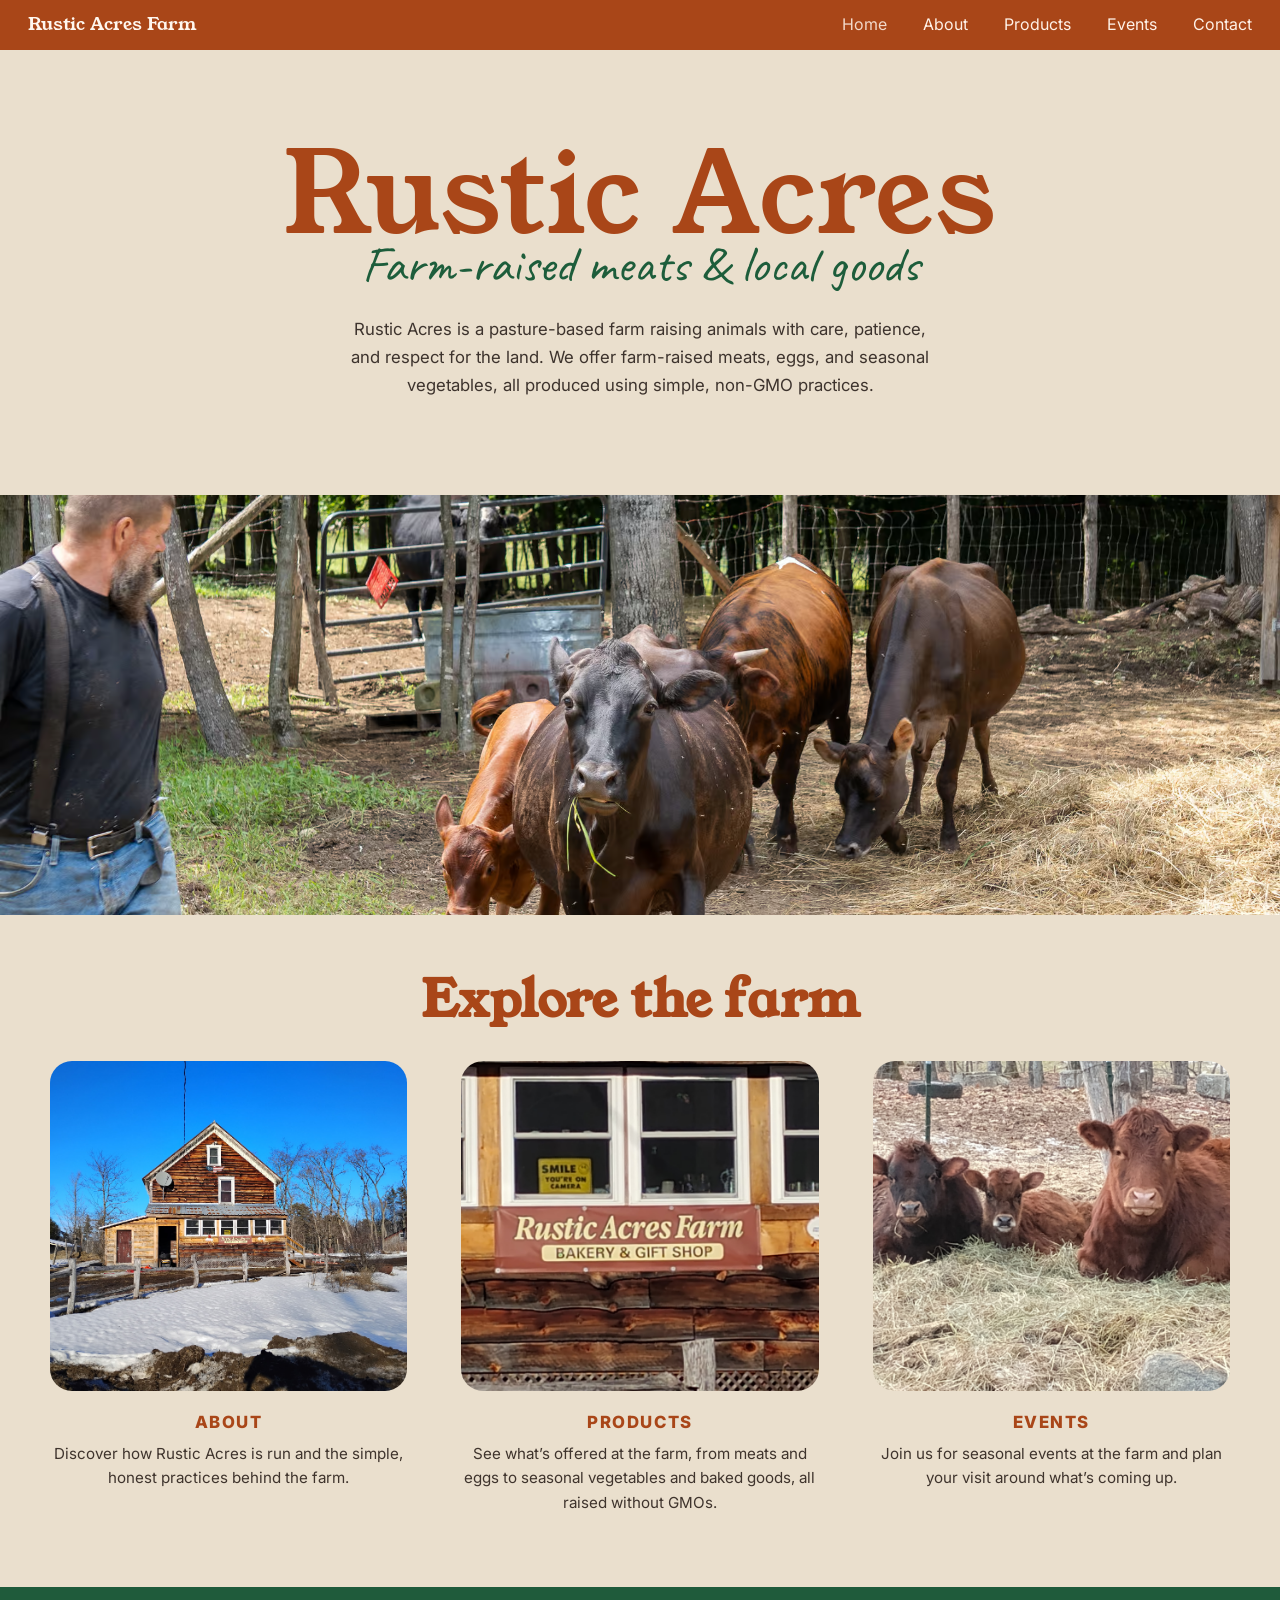
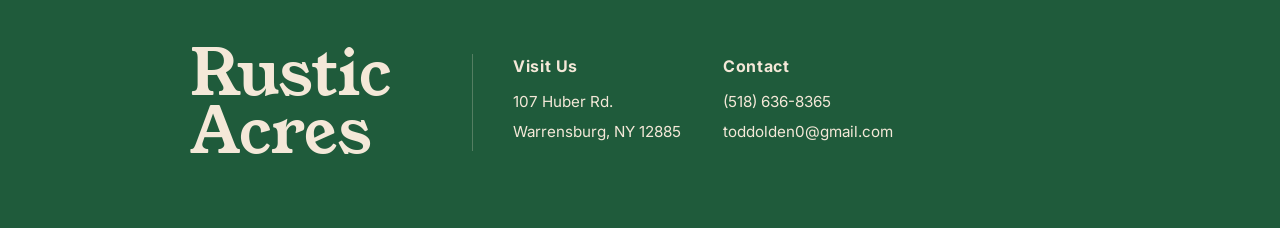
<file: index.html>
<!DOCTYPE html>
<html lang="en">
<head>
  <meta charset="UTF-8" />
  <meta name="viewport" content="width=device-width, initial-scale=1.0" />
  <title>Rustic Acres Farm</title>

  <link rel="preconnect" href="https://fonts.googleapis.com">
  <link rel="preconnect" href="https://fonts.gstatic.com" crossorigin>
  <link
  href="https://fonts.googleapis.com/css2?family=Caveat:wght@500;600&family=Young+Serif&family=Inter:wght@400;500;600;700&display=swap"
  rel="stylesheet"
/>

  <link rel="stylesheet" href="css/styles.css" />
</head>
<body>

  <header class="site-header">
    <div class="nav-container">
      <a class="brand" href="index.html" aria-label="Rustic Acres Farm home">
        <span class="brand-name">Rustic Acres Farm</span>
      </a>

      <nav class="main-nav" aria-label="Primary navigation">
        <a href="index.html" aria-current="page">Home</a>
        <a href="about.html">About</a>
        <a href="products.html">Products</a>
        <a href="events.html">Events</a>
        <a href="contact.html">Contact</a>
      </nav>
    </div>
  </header>

  <main>

    <section class="hero-home">
      <div class="hero-home-inner">
        <h1 class="hero-title">Rustic Acres</h1>
        <p class="hero-script">Farm-raised meats & local goods</p>
        <p class="hero-intro">
Rustic Acres is a pasture-based farm raising animals with care, patience, and respect for the land. We offer farm-raised meats, eggs, and seasonal vegetables, all produced using simple, non-GMO practices.        </p>
      </div>
    
    </section>

    <section class="hero-photo-band" aria-label="Farm animals">
      <img src="assets/todd_cows.avif" alt="Cows at Rustic Acres Farm">
    </section>

    <section class="explore-section">
      <div class="explore-inner">
        <h2>Explore the farm</h2>

        <div class="explore-grid">

          <a class="explore-card" href="about.html">
            <div class="explore-image">
              <img src="assets/house.jpg" alt="Farm building and trees">
            </div>
            <h3>About</h3>
            <p>Discover how Rustic Acres is run and the simple, honest practices behind the farm.</p>
          </a>

          <a class="explore-card" href="products.html">
            <div class="explore-image">
              <img src="assets/products.jpg" alt="Selection of farm meats">
            </div>
            <h3>Products</h3>
            <p>See what’s offered at the farm, from meats and eggs to seasonal vegetables and baked goods, all raised without GMOs.</p>
          </a>

          <a class="explore-card" href="events.html">
            <div class="explore-image">
              <img src="assets/events.jpg" alt="Child interacting with a goat">
            </div>
            <h3>Events</h3>
            <p>Join us for seasonal events at the farm and plan your visit around what’s coming up.</p>
          </a>

        </div>
      </div>
    </section>

  </main>

<footer class="site-footer">
  <div class="footer-container">
    <div class="footer-logo">
      <span>Rustic</span>
      <span>Acres</span>
    </div>

    <div class="footer-columns">
      <div class="footer-column">
        <h4>Visit Us</h4>
        <p>107 Huber Rd.</p>
        <p>Warrensburg, NY 12885</p>
      </div>

      <div class="footer-column">
        <h4>Contact</h4>
        <p><a href="tel:15186368365">(518) 636-8365</a></p>
        <p><a href="mailto:toddolden0@gmail.com">toddolden0@gmail.com</a></p>
      </div>
    </div>
  </div>
</footer>

</body>
</html>
</file>
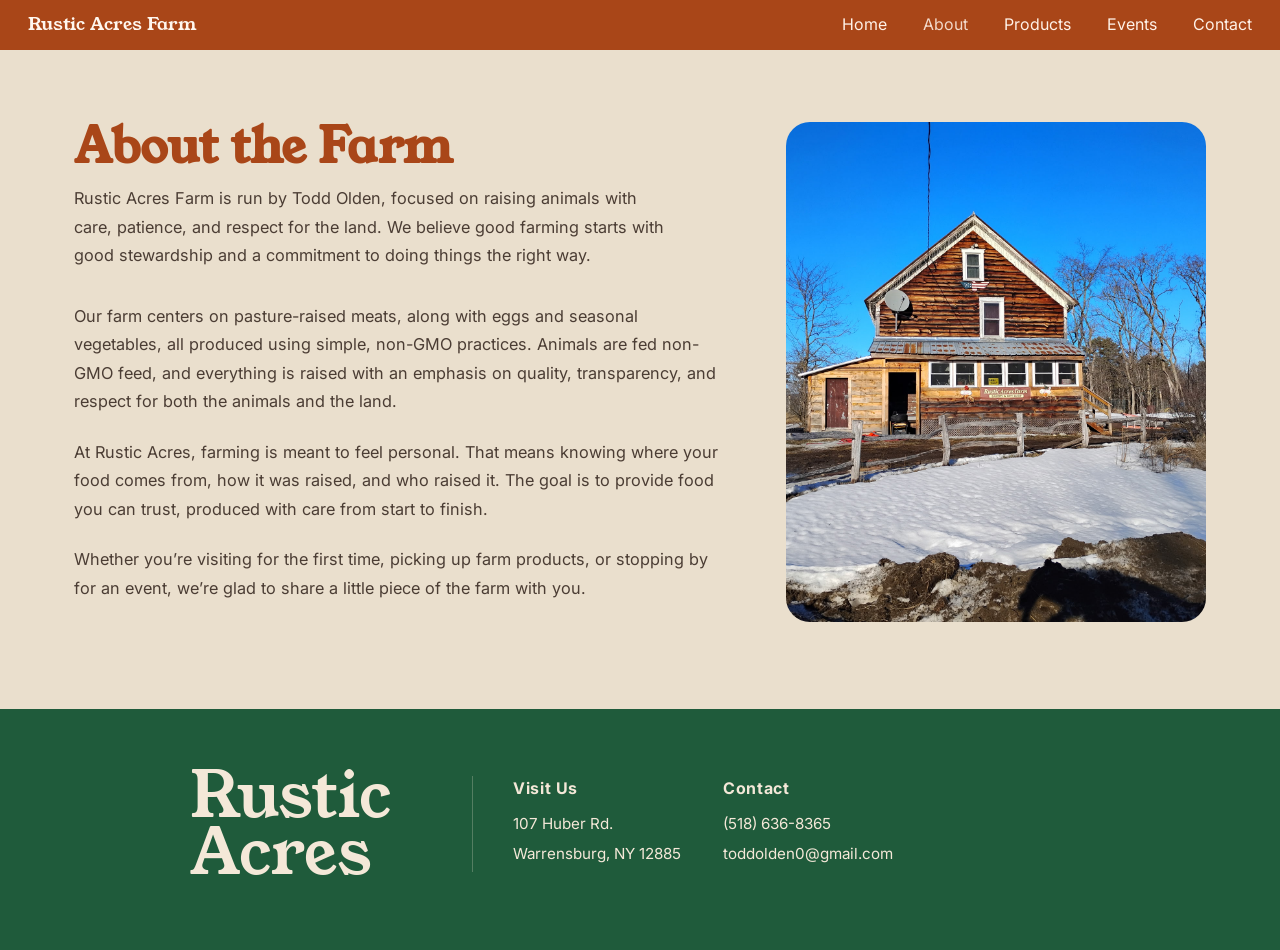
<file: about.html>
<!DOCTYPE html>
<html lang="en">
<head>
  <meta charset="UTF-8" />
  <meta name="viewport" content="width=device-width, initial-scale=1.0" />
  <title>About | Rustic Acres Farm</title>

  <link rel="preconnect" href="https://fonts.googleapis.com">
  <link rel="preconnect" href="https://fonts.gstatic.com" crossorigin>
  <link
    href="https://fonts.googleapis.com/css2?family=Caveat:wght@500;600&family=Young+Serif&family=Inter:wght@400;500;600;700&display=swap"
    rel="stylesheet"
  >

  <link rel="stylesheet" href="css/styles.css" />
</head>
<body>

  <header class="site-header">
    <div class="nav-container">
      <a class="brand" href="index.html" aria-label="Rustic Acres Farm home">
        <span class="brand-name">Rustic Acres Farm</span>
      </a>

      <nav class="main-nav" aria-label="Primary navigation">
        <a href="index.html">Home</a>
        <a href="about.html" aria-current="page">About</a>
        <a href="products.html">Products</a>
        <a href="events.html">Events</a>
        <a href="contact.html">Contact</a>
      </nav>
    </div>
  </header>

  <main class="page about-page">
    <div class="about-layout">
      <div class="about-text">
        <div class="page-header">
          <h1>About the Farm</h1>
          <p>
            Rustic Acres Farm is run by Todd Olden, focused on raising animals with care, patience, and respect for the land. We believe good farming starts with good stewardship and a commitment to doing things the right way.
          </p>
        </div>

        <div class="content-block">
          <p>
            Our farm centers on pasture-raised meats, along with eggs and seasonal vegetables, all produced using simple, non-GMO practices. Animals are fed non-GMO feed, and everything is raised with an emphasis on quality, transparency, and respect for both the animals and the land.
          </p>

          <p>
           At Rustic Acres, farming is meant to feel personal. That means knowing where your food comes from, how it was raised, and who raised it. The goal is to provide food you can trust, produced with care from start to finish.
          </p>

          <p>
            Whether you’re visiting for the first time, picking up farm products, or stopping by for an event, we’re glad to share a little piece of the farm with you.
          </p>
        </div>
      </div>

      <div class="about-image">
        <img src="assets/house.jpg" alt="Rustic Acres Farm" />
      </div>
    </div>
  </main>

  <footer class="site-footer">
    <div class="footer-container">
      <div class="footer-logo">
        <span>Rustic</span>
        <span>Acres</span>
      </div>

      <div class="footer-columns">
        <div class="footer-column">
          <h4>Visit Us</h4>
          <p>107 Huber Rd.</p>
          <p>Warrensburg, NY 12885</p>
        </div>

        <div class="footer-column">
          <h4>Contact</h4>
          <p><a href="tel:15186368365">(518) 636-8365</a></p>
        <p><a href="mailto:toddolden0@gmail.com">toddolden0@gmail.com</a></p>
        </div>
      </div>
    </div>
  </footer>

</body>
</html>
</file>
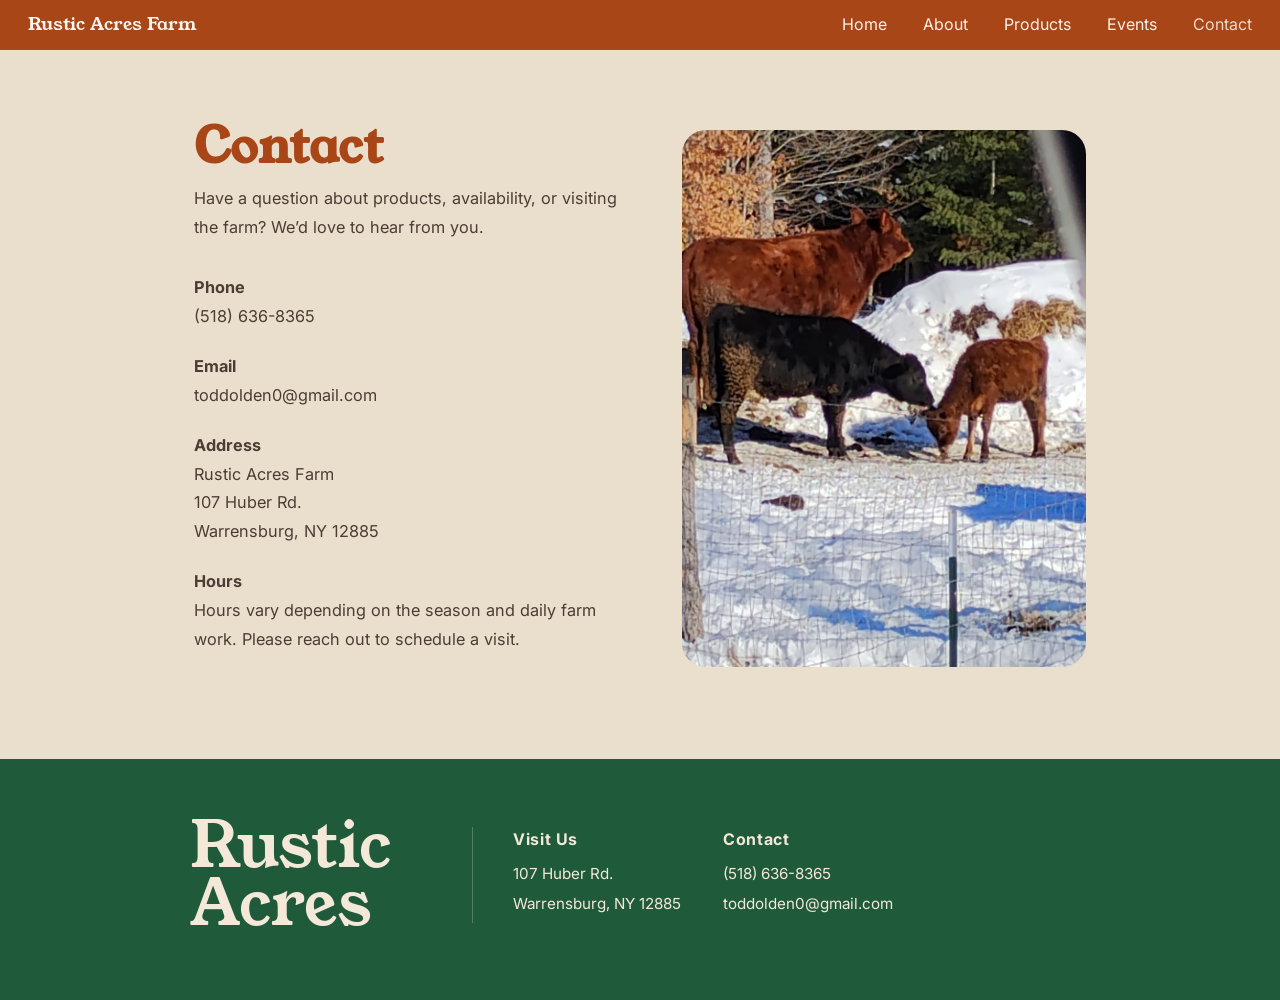
<file: contact.html>
<!DOCTYPE html>
<html lang="en">
<head>
  <meta charset="UTF-8" />
  <meta name="viewport" content="width=device-width, initial-scale=1.0" />
  <title>Contact | Rustic Acres Farm</title>

  <link rel="preconnect" href="https://fonts.googleapis.com">
  <link rel="preconnect" href="https://fonts.gstatic.com" crossorigin>
  <link
    href="https://fonts.googleapis.com/css2?family=Caveat:wght@500;600&family=Young+Serif&family=Inter:wght@400;500;600;700&display=swap"
    rel="stylesheet"
  >

  <link rel="stylesheet" href="css/styles.css" />
</head>
<body>

  <header class="site-header">
    <div class="nav-container">
      <a class="brand" href="index.html" aria-label="Rustic Acres Farm home">
        <span class="brand-name">Rustic Acres Farm</span>
      </a>

      <nav class="main-nav" aria-label="Primary navigation">
        <a href="index.html">Home</a>
        <a href="about.html">About</a>
        <a href="products.html">Products</a>
        <a href="events.html">Events</a>
        <a href="contact.html" aria-current="page">Contact</a>
      </nav>
    </div>
  </header>

  <main class="page contact-page">

    <div class="contact-layout">

      <!-- LEFT SIDE (TEXT) -->
      <div class="contact-text">
        <div class="page-header">
          <h1>Contact</h1>
          <p>
            Have a question about products, availability, or visiting the farm?
            We’d love to hear from you.
          </p>
        </div>

        <div class="content-block">

           <p><strong>Phone</strong><br>
            <a href="tel:15186368365">(518) 636-8365</a>
          </p>

          <p><strong>Email</strong><br>
            <a href="mailto:toddolden0@gmail.com">
              toddolden0@gmail.com
            </a>
          </p>

       
         <p><strong>Address</strong><br>
            Rustic Acres Farm<br>
            107 Huber Rd.<br>
            Warrensburg, NY 12885
          </p>

            <p><strong>Hours</strong><br>
            Hours vary depending on the season and daily farm work. Please reach out to schedule a visit.
          </p>
          

        </div>
      </div>

      <!-- RIGHT SIDE (IMAGE) -->
      <div class="contact-image">
        <img src="assets/baby_cow.jpg" alt="Cows">
      </div>

    </div>

  </main>

  <footer class="site-footer">
    <div class="footer-container">
      <div class="footer-logo">
        <span>Rustic</span>
        <span>Acres</span>
      </div>

      <div class="footer-columns">
        <div class="footer-column">
          <h4>Visit Us</h4>
          <p>107 Huber Rd.</p>
          <p>Warrensburg, NY 12885</p>
        </div>

        <div class="footer-column">
          <h4>Contact</h4>
          <p><a href="tel:15186368365">(518) 636-8365</a></p>
        <p><a href="mailto:toddolden0@gmail.com">toddolden0@gmail.com</a></p>
        </div>
      </div>
    </div>
  </footer>

</body>
</html>
</file>
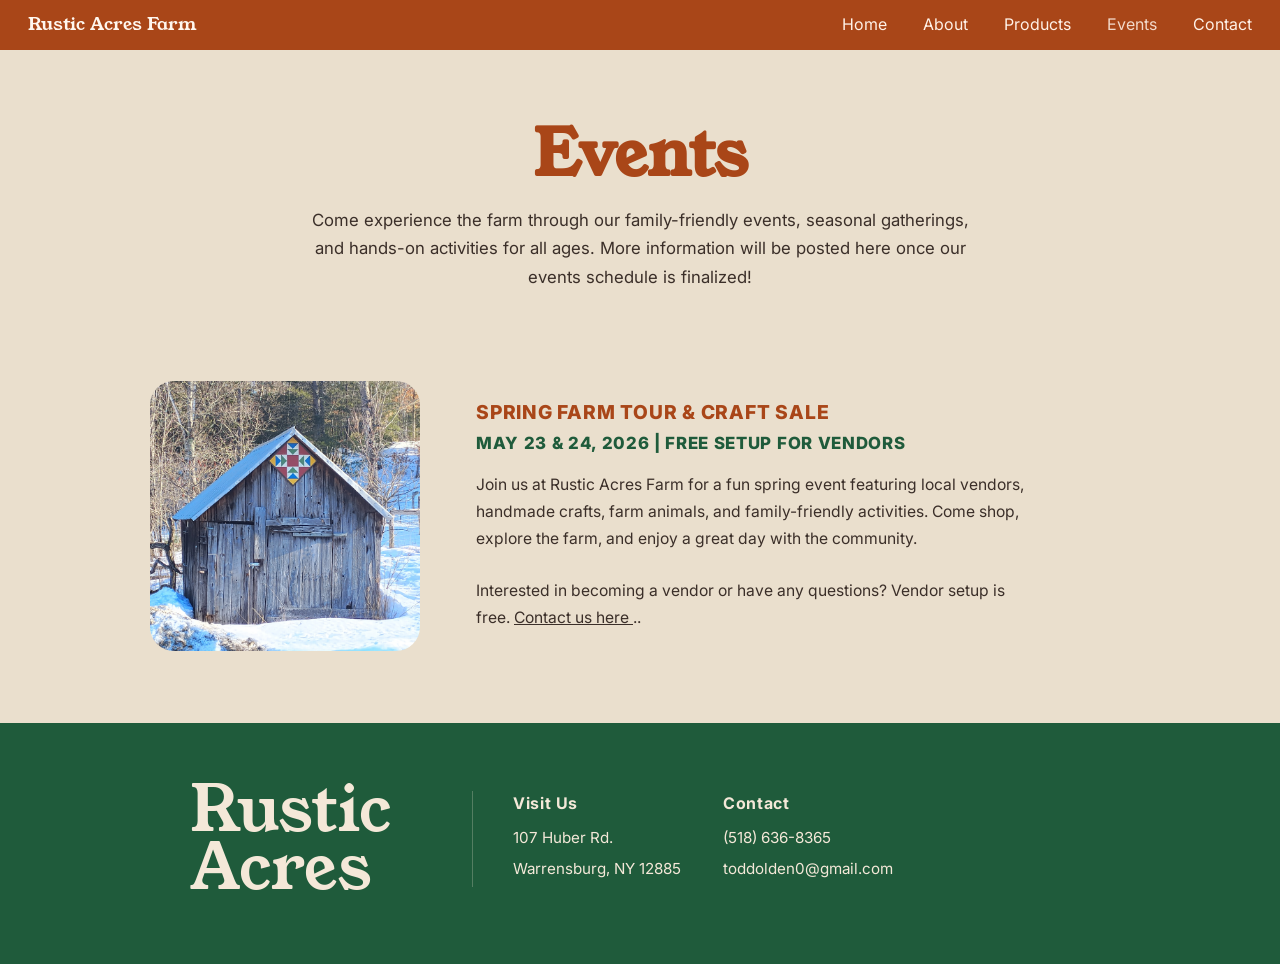
<file: events.html>
<!DOCTYPE html>
<html lang="en">
<head>
  <meta charset="UTF-8" />
  <meta name="viewport" content="width=device-width, initial-scale=1.0" />
  <title>Events | Rustic Acres Farm</title>

  <link rel="preconnect" href="https://fonts.googleapis.com">
  <link rel="preconnect" href="https://fonts.gstatic.com" crossorigin>
  <link
    href="https://fonts.googleapis.com/css2?family=Caveat:wght@500;600&family=Young+Serif&family=Inter:wght@400;500;600;700;800&display=swap"
    rel="stylesheet"
  >

  <link rel="stylesheet" href="css/styles.css" />
</head>
<body>

  <header class="site-header">
    <div class="nav-container">
      <a class="brand" href="index.html" aria-label="Rustic Acres Farm home">
        <span class="brand-name">Rustic Acres Farm</span>
      </a>

      <nav class="main-nav" aria-label="Primary navigation">
        <a href="index.html">Home</a>
        <a href="about.html">About</a>
        <a href="products.html">Products</a>
        <a href="events.html" aria-current="page">Events</a>
        <a href="contact.html">Contact</a>
      </nav>
    </div>
  </header>

  <main class="events-page">

    <section class="events-hero">
      <div class="events-hero-inner">
        <h1>Events</h1>
        <p>
          Come experience the farm through our family-friendly events, seasonal gatherings, and hands-on activities for all ages. More information will be posted here once our events schedule is finalized!
        </p>
      </div>
    </section>

    <section class="events-list-section">
      <article class="event-card">
          <div class="event-image">
            <img src="assets/shed.jpg" alt="Shed" loading="lazy">
          </div>

          <div class="event-content">
            <h2>Spring Farm Tour & Craft Sale</h2>
            <p class="event-date">May 23 & 24, 2026 | Free Setup for Vendors</p>
            <p class="event-description">
  Join us at Rustic Acres Farm for a fun spring event featuring local vendors, handmade crafts, farm animals, and family-friendly activities. Come shop, explore the farm, and enjoy a great day with the community.
</p>
<br>
<p class="event-description">
  Interested in becoming a vendor or have any questions? Vendor setup is free. 
   <a href="https://rusticacresgrown.com/contact.html" style="color: inherit; text-decoration: underline;">
    Contact us here
  </a>..
</p>
          </div>
        </article>
    </section>

  </main>

<footer class="site-footer">
  <div class="footer-container">
    <div class="footer-logo">
      <span>Rustic</span>
      <span>Acres</span>
    </div>

    <div class="footer-columns">
      <div class="footer-column">
        <h4>Visit Us</h4>
        <p>107 Huber Rd.</p>
        <p>Warrensburg, NY 12885</p>
      </div>

      <div class="footer-column">
        <h4>Contact</h4>
        <p><a href="tel:15186368365">(518) 636-8365</a></p>
        <p><a href="mailto:toddolden0@gmail.com">toddolden0@gmail.com</a></p>
      </div>
    </div>
  </div>
</footer>

</body>
</html>
</file>
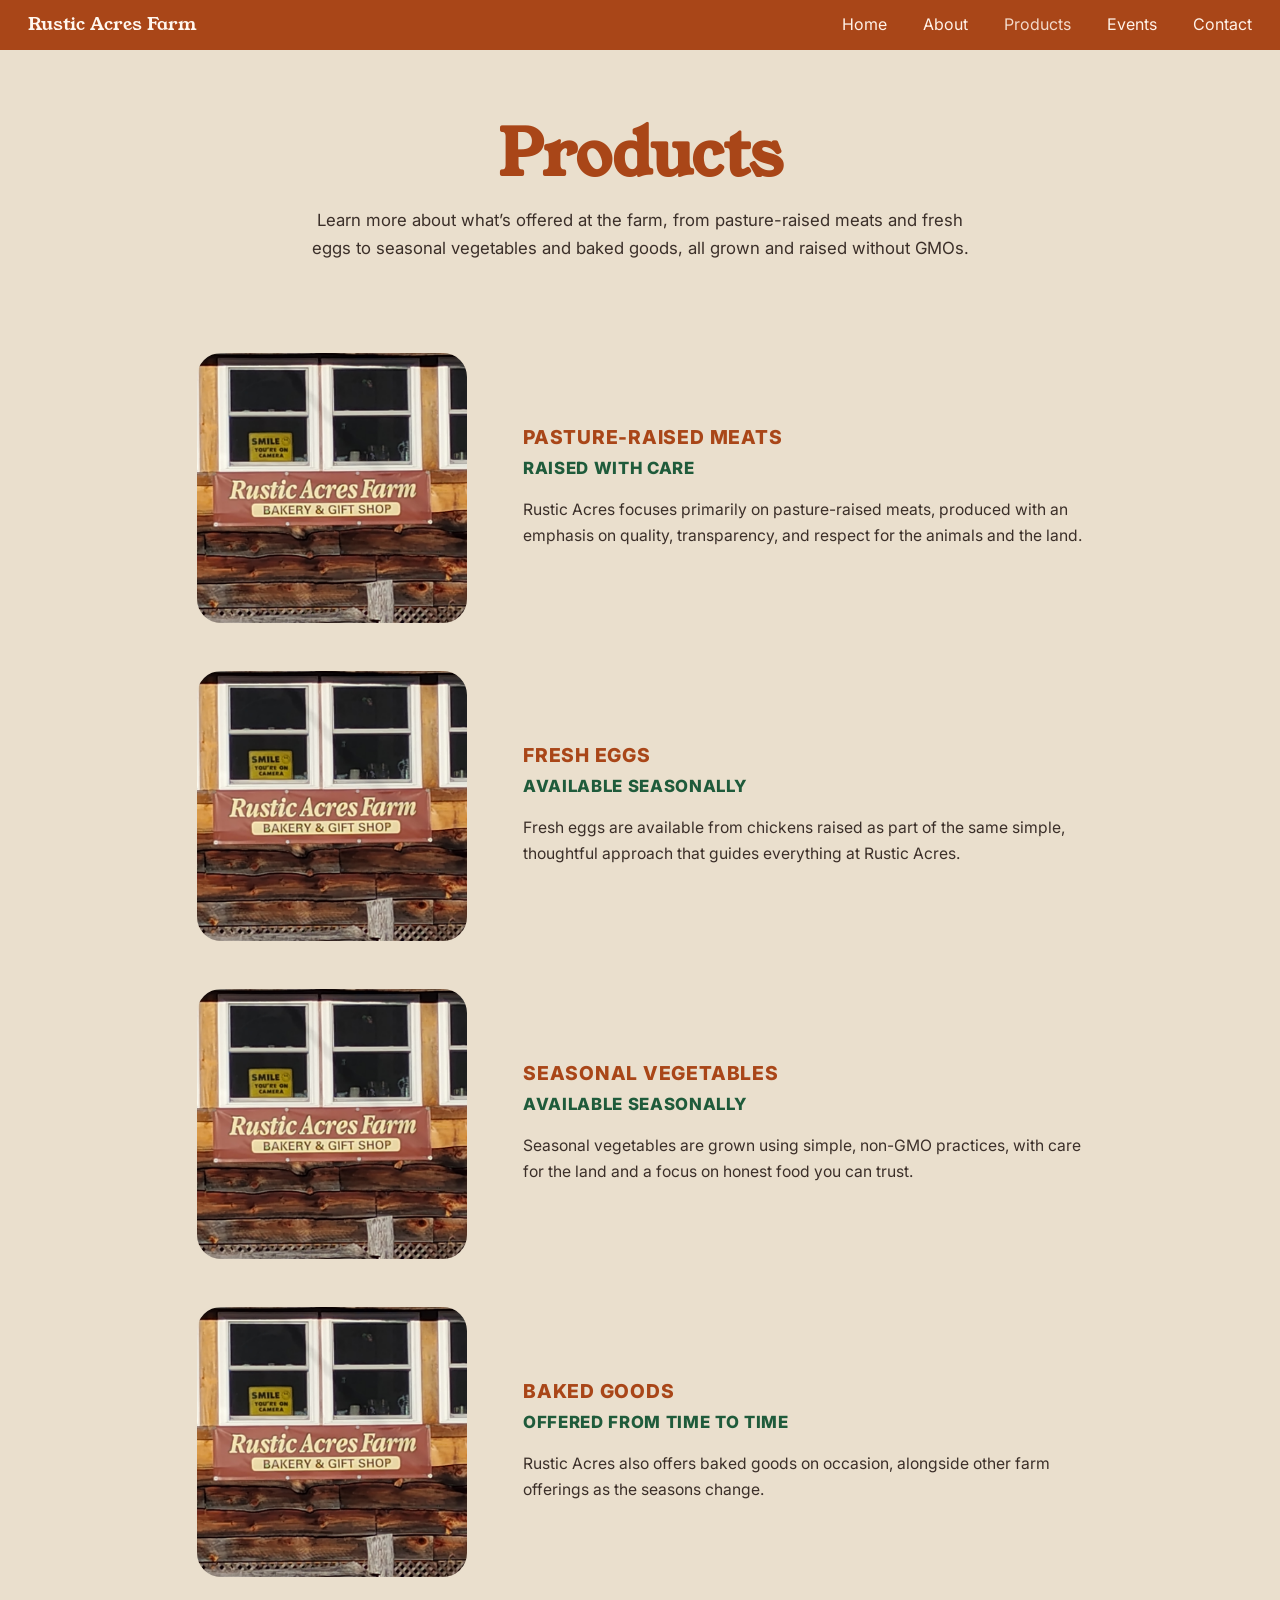
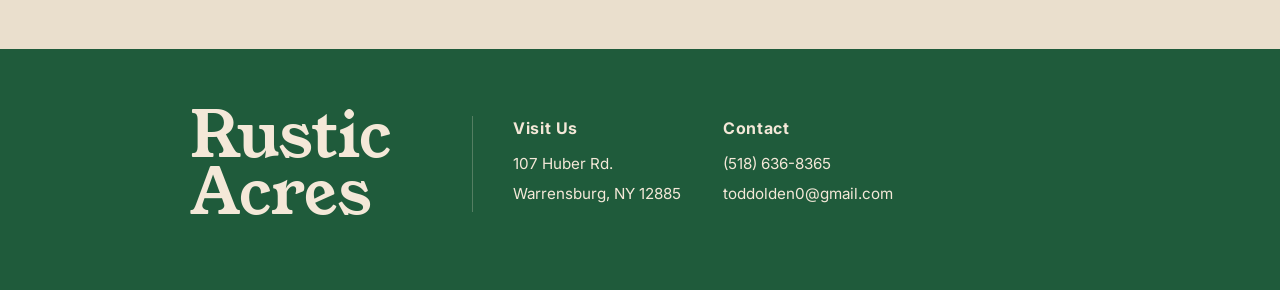
<file: products.html>
<!DOCTYPE html>
<html lang="en">
<head>
  <meta charset="UTF-8" />
  <meta name="viewport" content="width=device-width, initial-scale=1.0" />
  <title>Products | Rustic Acres Farm</title>

  <link rel="preconnect" href="https://fonts.googleapis.com">
  <link rel="preconnect" href="https://fonts.gstatic.com" crossorigin>
  <link
    href="https://fonts.googleapis.com/css2?family=Caveat:wght@500;600&family=Young+Serif&family=Inter:wght@400;500;600;700;800&display=swap"
    rel="stylesheet"
  >

  <link rel="stylesheet" href="css/styles.css" />
</head>
<body>

  <header class="site-header">
    <div class="nav-container">
      <a class="brand" href="index.html" aria-label="Rustic Acres Farm home">
        <span class="brand-name">Rustic Acres Farm</span>
      </a>

      <nav class="main-nav" aria-label="Primary navigation">
        <a href="index.html">Home</a>
        <a href="about.html">About</a>
        <a href="products.html" aria-current="page">Products</a>
        <a href="events.html">Events</a>
        <a href="contact.html">Contact</a>
      </nav>
    </div>
  </header>

  <main class="events-page">

    <section class="events-hero">
      <div class="events-hero-inner">
        <h1>Products</h1>
        <p>
          Learn more about what’s offered at the farm, from pasture-raised meats
          and fresh eggs to seasonal vegetables and baked goods, all grown and
          raised without GMOs.
        </p>
      </div>
    </section>

    <section class="events-list-section">
      <div class="events-list">

        <article class="event-card">
          <div class="event-image">
            <img src="assets/products.jpg" alt="Pasture-raised meats from Rustic Acres Farm" loading="lazy">
          </div>

          <div class="event-content">
            <h2>Pasture-Raised Meats</h2>
            <p class="event-date">Raised with care</p>
            <p class="event-description">
              Rustic Acres focuses primarily on pasture-raised meats, produced with an
              emphasis on quality, transparency, and respect for the animals and the land.
            </p>
          </div>
        </article>

        <article class="event-card">
          <div class="event-image">
            <img src="assets/products.jpg" alt="Fresh eggs from Rustic Acres Farm" loading="lazy">
          </div>

          <div class="event-content">
            <h2>Fresh Eggs</h2>
            <p class="event-date">Available seasonally</p>
            <p class="event-description">
              Fresh eggs are available from chickens raised as part of the
              same simple, thoughtful approach that guides everything at Rustic Acres.
            </p>
          </div>
        </article>

        <article class="event-card">
          <div class="event-image">
            <img src="assets/products.jpg" alt="Seasonal vegetables from Rustic Acres Farm" loading="lazy">
          </div>

          <div class="event-content">
            <h2>Seasonal Vegetables</h2>
            <p class="event-date">Available seasonally</p>
            <p class="event-description">
              Seasonal vegetables are grown using simple, non-GMO practices, with care
              for the land and a focus on honest food you can trust.
            </p>
          </div>
        </article>

        <article class="event-card">
          <div class="event-image">
            <img src="assets/products.jpg" alt="Baked goods from Rustic Acres Farm" loading="lazy">
          </div>

          <div class="event-content">
            <h2>Baked Goods</h2>
            <p class="event-date">Offered from time to time</p>
            <p class="event-description">
              Rustic Acres also offers baked goods on occasion, alongside other farm
              offerings as the seasons change.
            </p>
          </div>
        </article>

      </div>
    </section>

  </main>

  <footer class="site-footer">
    <div class="footer-container">
      <div class="footer-logo">
        <span>Rustic</span>
        <span>Acres</span>
      </div>

      <div class="footer-columns">
        <div class="footer-column">
          <h4>Visit Us</h4>
          <p>107 Huber Rd.</p>
          <p>Warrensburg, NY 12885</p>
        </div>

        <div class="footer-column">
          <h4>Contact</h4>
          <p><a href="tel:15186368365">(518) 636-8365</a></p>
        <p><a href="mailto:toddolden0@gmail.com">toddolden0@gmail.com</a></p>
        </div>
      </div>
    </div>
  </footer>

</body>
</html>
</file>
<file: css/styles.css>
/* RESET */
* {
  margin: 0;
  padding: 0;
  box-sizing: border-box;
}

/* BASE */
body {
  font-family: "Inter", Arial, sans-serif;
  background: #eadfcd;
  color: #2f251f;
  line-height: 1.6;
}

img {
  display: block;
  max-width: 100%;
}

a {
  color: inherit;
  text-decoration: none;
}

/* COLORS */
:root {
  --cream: #eadfcd;
  --rust: #a94618;
  --forest: #1d5d3b;
  --text: #2f251f;
  --muted: #5c4b40;
}

/* HEADER */
.site-header {
  background: var(--rust);
}

.nav-container {
  max-width: 1280px;
  margin: 0 auto;
  padding: 12px 28px;
  display: flex;
  align-items: center;
  justify-content: space-between;
  gap: 24px;
}

.brand {
  color: #fff7ef;
  flex-shrink: 0;
}

.brand-stack {
  display: inline-flex;
  flex-direction: column;
  font-family: "Young Serif";
  font-size: 1.05rem;
  line-height: 0.86;
  letter-spacing: 0.01em;
}

.main-nav {
  display: flex;
  align-items: center;
  gap: 36px;
}

.main-nav a {
  color: #fff2e8;
  font-size: 1rem;
  font-weight: 400;
}

.main-nav a:hover,
.main-nav a[aria-current="page"] {
  opacity: 0.86;
}

/* HERO */
.hero-home {
  background: var(--cream);
  padding: 92px 24px 72px;
}

.hero-home-inner {
  max-width: 900px;
  margin: 0 auto;
  text-align: center;
}

.hero-title {
  font-family: "Young Serif";
  color: var(--rust);
  font-size: clamp(4rem, 9vw, 7rem);
  line-height: 0.96;
  font-weight: 400;
  letter-spacing: 0.01em;
}

.hero-script {
  margin-top: -10px;
  font-family: "Caveat", cursive;
  font-size: clamp(2.2rem, 4vw, 4rem);
  line-height: 1;
  color: var(--forest);
}

.hero-intro {
  max-width: 600px;
  margin: 26px auto 0;
  font-size: 1.05rem;
  line-height: 1.65;
  color: #3d332d;
}

/* IMAGE BAND */
.hero-photo-band img {
  width: 100%;
  height: 420px;
  object-fit: cover;
  object-position: center center;
}

/* EXPLORE SECTION */
.explore-section {
  background: var(--cream);
  padding: 58px 24px 72px;
}

.explore-inner {
  max-width: 1180px;
  margin: 0 auto;
  text-align: center;
}

.explore-inner h2 {
  font-family: "Young Serif";
  color: var(--rust);
  font-size: clamp(2.6rem, 4vw, 4rem);
  line-height: 1.05;
  margin-bottom: 34px;
}

.explore-grid {
  display: grid;
  grid-template-columns: repeat(3, 1fr);
  gap: 54px;
  align-items: start;
}

.explore-card {
  display: block;
}

.explore-image {
  border-radius: 22px;
  overflow: hidden;
  margin-bottom: 18px;
}

.explore-image img {
  width: 100%;
  height: 330px;
  object-fit: cover;
}

.explore-card h3 {
  font-size: 1.05rem;
  text-transform: uppercase;
  letter-spacing: 0.09em;
  color: #a94618;
  font-weight: 800;
  margin-bottom: 6px;
}

.explore-card p {
  font-size: 0.95rem;
  color: #3f342d;
}

/* QUOTE BAND */
.quote-band {
  background: var(--rust);
  color: #fff4ea;
  padding: 62px 24px 58px;
}

.quote-inner {
  max-width: 900px;
  margin: 0 auto;
  text-align: center;
}

.quote-band blockquote {
  font-family: "Caveat", cursive;
  font-size: clamp(2rem, 3vw, 3.4rem);
  line-height: 1.3;
  font-weight: 500;
  max-width: 760px;
  margin: 0 auto 20px;
}

.quote-credit {
  font-size: 0.95rem;
  letter-spacing: 0.2em;
  text-transform: uppercase;
}

/* FOOTER */
.site-footer {
  background: #1f5b3b;
  padding: 58px 24px 68px;
}

.footer-container {
  max-width: 900px;
  margin: 0 auto;
  display: flex;
  align-items: center;
  gap: 80px;
}

.footer-logo {
  display: inline-flex;
  flex-direction: column;
  font-family: "Young Serif", Georgia, serif;
  color: #f4e8d8;
  font-size: clamp(3rem, 5vw, 4.5rem);
  line-height: 0.9;
  flex-shrink: 0;
}

/* GROUPED RIGHT SIDE */
.footer-columns {
  display: grid;
  grid-template-columns: 1fr 1fr;
  gap: 40px;
  border-left: 1px solid rgba(244, 232, 216, 0.25);
  padding-left: 40px;
}

.footer-column h4 {
  font-size: 1rem;
  font-weight: 700;
  letter-spacing: 0.04em;
  margin-bottom: 10px;
  color: #f4e8d8;
}

.footer-column p {
  font-size: 0.95rem;
  color: #f4e8d8;
  margin-bottom: 6px;
}

.footer-column a {
  color: #f4e8d8;
  text-decoration: none;
}

.footer-column a:hover {
  text-decoration: underline;
}

/* GENERIC PAGE LAYOUT FOR OTHER PAGES */
.page {
  max-width: 940px;
  margin: 0 auto;
  padding: 72px 24px 84px;
}

.page-header {
  margin-bottom: 32px;
}

.page-header h1 {
  font-family: "Young Serif";
  color: var(--rust);
  font-size: 3rem;
  line-height: 1.05;
  margin-bottom: 12px;
}

.page-header p {
  max-width: 60ch;
  color: #4b3d34;
  font-size: 1.02rem;
  line-height: 1.75;
}

.content-block {
  max-width: 58ch;
}

.content-block p {
  margin-bottom: 22px;
  color: #4b3d34;
  font-size: 1.02rem;
  line-height: 1.75;
  
}

/* EVENTS PAGE */
.events-page {
  background: #eadfcd;
}

.events-hero {
  padding: 72px 24px 56px;
}

.events-hero-inner {
  max-width: 760px;
  margin: 0 auto;
  text-align: center;
}

.events-hero h1 {
  font-family: "Young Serif", Georgia, serif;
  font-size: 4rem;
  line-height: 1;
  color: #a94618;
  margin-bottom: 20px;
}

.events-hero p {
  max-width: 660px;
  margin: 0 auto;
  font-size: 1.05rem;
  line-height: 1.7;
  color: #3b2f29;
}

.events-list-section {
  padding: 34px 24px 72px;
}

.events-list {
  max-width: 1260px;
  margin: 0 auto;
  display: flex;
  flex-direction: column;
  gap: 48px;
}

.event-card {
  display: grid;
  grid-template-columns: 270px 1fr;
  gap: 56px;
  align-items: center;
  max-width: 980px;
  margin: 0 auto;
}

.event-image img {
  width: 100%;
  aspect-ratio: 1 / 1;
  object-fit: cover;
  border-radius: 24px;
  display: block;
}

.event-content h2 {
  font-size: 1.2rem;
  line-height: 1.15;
  text-transform: uppercase;
  letter-spacing: 0.04em;
  color: #a94618;
  font-weight: 800;
  margin-bottom: 10px;
}

.event-date {
  font-size: 1.05rem;
  line-height: 1.25;
  text-transform: uppercase;
  letter-spacing: 0.04em;
  color: #1f5b3b;
  font-weight: 800;
  margin-bottom: 18px;
}

.event-description {
  max-width: 560px;
  font-size: 0.98rem;
  line-height: 1.7;
  color: #3b2f29;
}


.hero-photo-band img {
  margin-top: 24px;
  
}

.hero-photo-band {
  position: relative;
}

.hero-photo-band::before {
  content: "";
  position: absolute;
  top: -40px;
  left: 0;
  width: 100%;
  height: 40px;
  background: linear-gradient(to bottom, #eadfcd, rgba(234, 223, 205, 0));
  z-index: 1;
}

/* EVENTS MOBILE */
@media (max-width: 768px) {
  .events-hero {
    padding: 52px 20px 34px;
  }

  .events-hero-inner {
    max-width: 360px;
  }

  .events-hero h1 {
    font-size: 3.5rem;
    margin-bottom: 16px;
  }

  .events-hero p {
    font-size: 1.02rem;
    line-height: 1.75;
  }

  .events-list-section {
    padding: 24px 16px 56px;
  }

  .events-list {
    gap: 42px;
    max-width: 360px;
  }

  .event-card {
    grid-template-columns: 1fr;
    gap: 18px;
  }

  .event-image img {
    border-radius: 22px;
  }

  .event-content h2 {
    font-size: 1.1rem;
    line-height: 1.25;
    margin-bottom: 8px;
  }

  .event-date {
    font-size: 1rem;
    line-height: 1.35;
    margin-bottom: 14px;
  }

  .event-description {
    font-size: 0.96rem;
    line-height: 1.65;
  }
}

.explore-image {
  transition: transform 0.35s ease, box-shadow 0.35s ease;
}

.explore-image img {
  transition: transform 0.35s ease;
}

/* HOVER */
.explore-card:hover .explore-image {
  transform: scale(1.02);
  box-shadow: 0 12px 30px rgba(0,0,0,0.12);
}

.explore-card:hover .explore-image img {
  transform: scale(1.05);
}

.about-page {
  max-width: 1180px;
}

.about-layout {
  display: grid;
  grid-template-columns: minmax(0, 1fr) 420px;
  gap: 64px;
  align-items: start;
}

.about-text .page-header {
  margin-bottom: 32px;
}

.about-text .content-block {
  max-width: 100%;
}

.about-image {
  position: sticky;
  top: 110px;
}

.about-image img {
  width: 100%;
  aspect-ratio: 4 / 5;
  object-fit: cover;
  border-radius: 24px;
  display: block;
  max-height: 500px;
}

.contact-layout {
  display: grid;
  grid-template-columns: minmax(0, 1fr) 420px; /* bigger image */
  gap: 48px;
  align-items: center;
}

.contact-image {
  padding-left: 16px;
}

.contact-image img {
  width: 100%;
  max-width: 420px; /* controls size */
  border-radius: 24px;
  display: block;
}

@media (max-width: 900px) {
  .about-layout {
    grid-template-columns: 1fr;
    gap: 36px;
  }

  .about-image {
    position: static;
  }

  .about-image img {
    aspect-ratio: auto;
    max-height: 500px;
  }
}
/* SITE MOBILE */
@media (max-width: 768px) {
  .nav-container {
    padding: 10px 16px;
    justify-content: flex-start;
  }

  .main-nav {
    display: none;
  }

  .brand-stack {
    font-size: 0.95rem;
  }

  .hero-home {
    padding: 56px 20px 42px;
  }

  .hero-home-inner {
    max-width: 360px;
  }

  .hero-title {
    font-size: 4.8rem;
    line-height: 0.9;
  }

  .hero-script {
    font-size: 2.2rem;
    margin-top: -10px;
  }

  .hero-intro {
    margin-top: 18px;
    font-size: 0.98rem;
    line-height: 1.65;
  }

  .hero-photo-band img {
    height: 290px;
  }

  .explore-section {
    padding: 52px 16px 58px;
  }

  .explore-inner h2 {
    font-size: 2.2rem;
    margin-bottom: 24px;
  }

  .explore-grid {
    grid-template-columns: 1fr;
    gap: 34px;
    max-width: 360px;
    margin: 0 auto;
  }

  .explore-card:nth-child(1) {
    order: 3;
  }

  .explore-card:nth-child(2) {
    order: 2;
  }

  .explore-card:nth-child(3) {
    order: 1;
  }

  .explore-image img {
    height: 250px;
  }

  .explore-card h3 {
    font-size: 1.15rem;
  }

  .quote-band {
    padding: 44px 18px 42px;
  }

  .quote-band blockquote {
    font-size: 2.05rem;
    line-height: 1.32;
  }

  .quote-credit {
    font-size: 0.9rem;
    letter-spacing: 0.18em;
  }

  .site-footer {
    padding: 40px 18px 52px;
  }

  .footer-container {
    flex-direction: column;
    align-items: flex-start;
    gap: 32px;
  }

  .footer-columns {
    grid-template-columns: 1fr;
    gap: 20px;
    border-left: none;
    padding-left: 0;
  }

  .footer-logo {
    font-size: 4.1rem;
    margin-bottom: 0;
  }

  .page {
    padding: 56px 24px 64px;
  }

  .page-header h1 {
    font-size: 2.2rem;
  }
}

.brand-name {
  font-family: "Young Serif", Georgia, serif;
  font-size: 1.1rem;
  line-height: 1;
  color: #fff7ef;
}

/* CONTACT MOBILE FIX */
@media (max-width: 768px) {
  .contact-page {
    max-width: 100%;
    padding: 48px 20px 56px;
  }

  .contact-layout {
    display: block;
  }

  .contact-text,
  .contact-text .page-header,
  .contact-text .content-block {
    width: 100%;
    max-width: 100%;
  }

  .contact-text .page-header p,
  .contact-text .content-block p {
    max-width: 100%;
    font-size: 1rem;
    line-height: 1.7;
  }

  .contact-image {
    padding-left: 0;
    margin-top: 28px;
  }

  .contact-image img {
    width: 100%;
    max-width: 100%;
    border-radius: 24px;
  }
}
</file>
